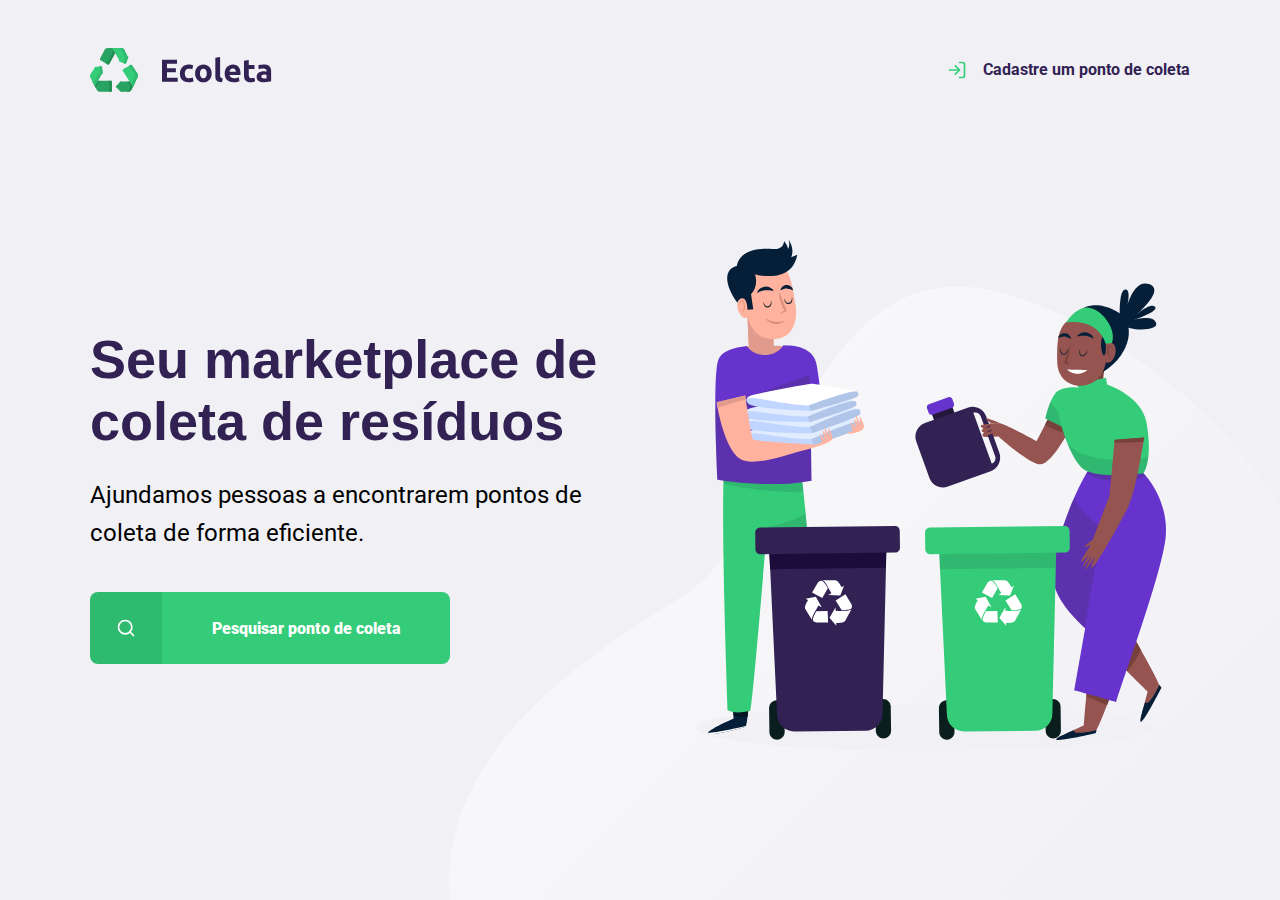
<file: index.html>
<!DOCTYPE html>
<html lang="pt-br">
<head>
    <title>Ecoleta</title>
    <meta charset="UTF-8">
    <meta name="viewport" content="width=device-width, initial-scale=1.0">
    <link href="https://fonts.googleapis.com/css2?family=Roboto&Ubuntu:wght@700&display=swap" rel="stylesheet">
    
   <!--filhas de estílos-->
   <link rel="stylesheet" href="/styles/main.css">
   <link rel="stylesheet" href="/styles/home.css">
   <link rel="stylesheet" href="/styles/responsive.css">
   

</head>
<body>

<div id="page-home">


    <div class="content ">

        <header>
         <img src="/assets/logo.svg" alt="logomarca">
            <a href="#"><span></span>
                Cadastre um ponto de coleta</a>
        </header>

        <main>
            <h1 >Seu marketplace de coleta de resíduos</h1>
            <p>Ajundamos pessoas a encontrarem pontos de coleta de forma eficiente.</p>
            <a href="#"><span></span><strong>Pesquisar ponto de coleta</strong></a>
         
        </main>
      
    
        
    </div>
</div>

   
</body>
</html>
</file>
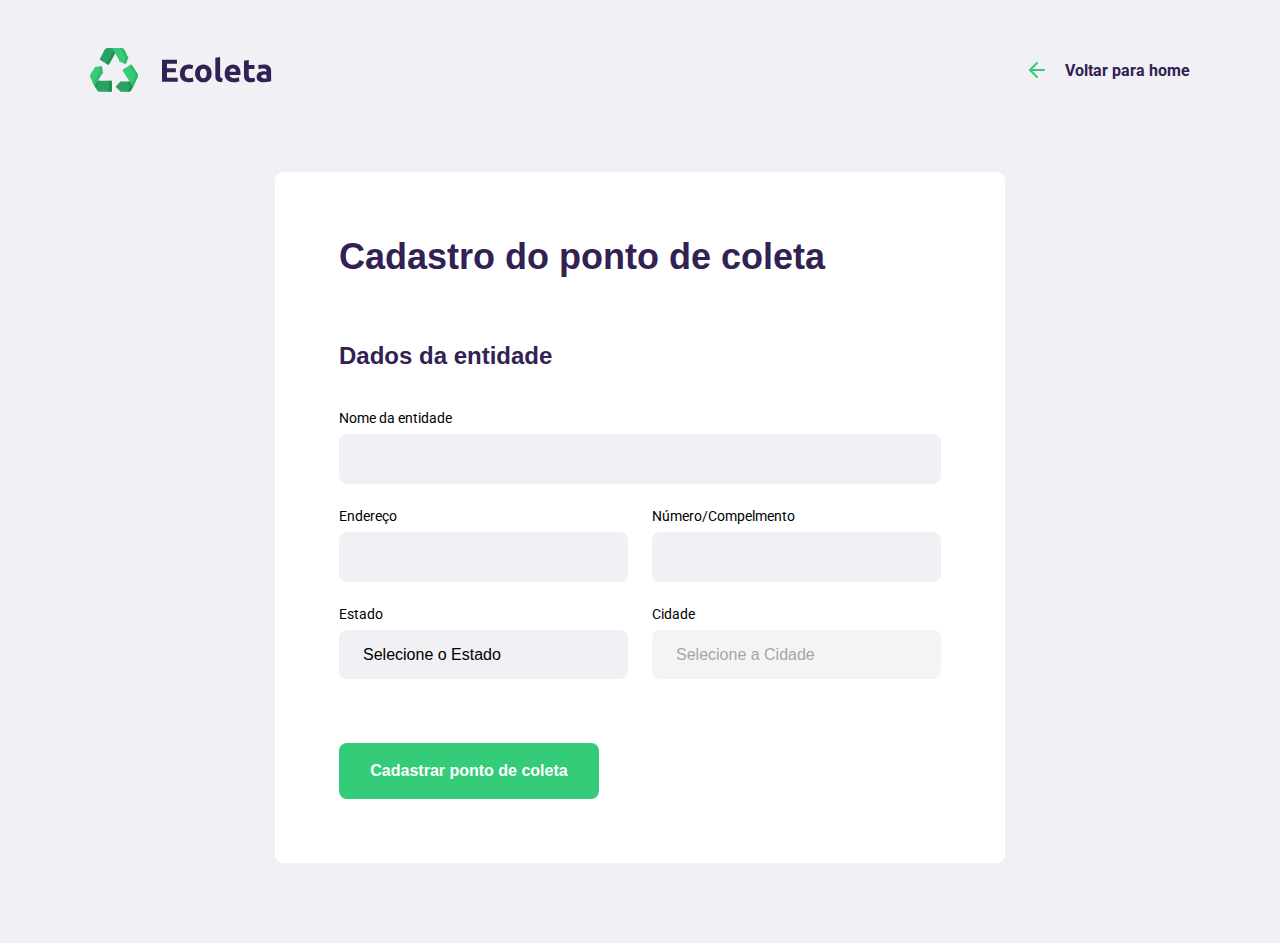
<file: create-point.html>
<!DOCTYPE html>
<html lang="pt-br">
<head>
    <title>Criar um ponto de coleta</title>
    <meta charset="UTF-8">
    <meta name="viewport" content="width=device-width, initial-scale=1.0">
    <link href="https://fonts.googleapis.com/css2?family=Roboto&Ubuntu:wght@700&display=swap" rel="stylesheet">
    
   <!--filhas de estílos-->
   <link rel="stylesheet" href="/styles/main.css">
   <link rel="stylesheet" href="/styles/create-point.css">
   <link rel="stylesheet" href="/styles/responsive.css">
   

</head>
<body>

<div id="page-create-point">

        <header>
         <img src="/assets/logo.svg" alt="logomarca">
            <a href="#"><span></span>
                Voltar para home</a>
        </header>

        <form action="">
            <h1>Cadastro do ponto de coleta</h1>
            
            <fieldset> <!--agrupando campos-->
                <legend>
                    <h2>Dados da entidade</h2>
                </legend>

            

            <div class="field">
                <label for="name">Nome da entidade</label>
                <input type="text" name="name">
            </div>

           
<!--*******************************revisado**************************************-->
            <div class="field-group">

                <div class="field">
                    <label for="address">Endereço</label>
                    <input type="text" name="address">
                </div>
                <div class="field">
                    <label for="address2">Número/Compelmento</label>
                    <input type="text" name="address2">
                </div> 

            </div>
            <div class="field-group">

                <div class="field">
                    <label for="state">Estado</label>
                    <select name="uf" >
                        <option value="">Selecione o Estado</option>
                    </select>

                    <input type="hidden" name="state">
                    
                </div> 
                
                <div class="field">
                    <label for="city" >Cidade</label>
                    <select name="city" disabled>
                        <option value="">Selecione a Cidade</option>
                    </select>
                    
                </div>
                 
            </div>
                
                
        </fieldset>



            <button type="submit">Cadastrar ponto de coleta</button>

        </form>

       
    
        
  
</div>
<script src="/scripts/create-point.js"></script>   
</body>
</html>
</file>
<file: styles/main.css>
:root{
    --title-color:#322153;
    --primary-color:#34cb79;
}
*{
    margin: 0;
    padding: 0;
    box-sizing: border-box;
}
html {
    font-family: 'Roboto', sans-serif;
}

body{
    background: #f0f0f5;
    -webkt-font-smoothing:antialiased;
}

a{
    text-decoration: none;
}
h1, h2, h3, h4, h5, h6{
    font-family: 'Ubuntu', sans-serif;
    color: var(--title-color);
} 
/*BOX MODEL

*/
</file>
<file: styles/home.css>
#page-home{
    height: 100vh;/*altura dinâmica*/

    background: url('../assets/home-background.svg') no-repeat;
    background-position:  35vw bottom ; /*tem um bottom na aula mas não teve o mesmo efeito aqui*/
    
}

#page-home .content{
    width: 90%; /*largura com relação ao display, sempre sera de 90% do todo*/
    max-width: 1100px;/*largura maxima, se ultrapassa otamanho determinado ela não se ajusta e quando menor, será sempre de 90%*/
    margin: 0 auto;/*o agrupamento conta no sentido horário, sendo: top, right, bottom e left*/
    height: 100%;
    display: flex;
    flex-direction: column;
}

#page-home header{
    margin-top: 48px;
    display: flex; /* coloquei um ao lado do outro, porem sem alinhamento*/ 
    align-items: center; /* agora coloquei no eicho 'x' centralizando  com relação ao a borda superior e inferior*/
    justify-content: space-between; /* justifica os elementos e coloca um espaço entre eles resultando em cada um pra um lado*/
}

#page-home header a {
    display: flex;
    color : var(--title-color);
    font-weight: 700;
   

}

#page-home header a span{
    margin-right: 16px;
    display: flex;
    background-image: url(../assets/log-in.svg);
    width: 20px;
    height: 20px;

}

#page-home main{

    max-width: 560px;
    flex: 1;
    display: flex;
    flex-direction: column;
    justify-content: center;
}

#page-home main h1{
    font-size: 54px;
    
}

#page-home main p{

    font-size: 24px;
    line-height: 38px;
    margin-top: 24px;
}

#page-home main a{

    width: 100%;
    max-width: 360px;
    height: 72px;
    border-radius: 8px;
    background-color: var(--primary-color);
    display: flex;
    align-items: center;
    margin-top: 40px;
    transition: 400ms;
    font-weight: bold;
    color: white;
}
#page-home main a:hover{

    background-color: #2fb86e;
}

#page-home main a span{

    width: 72px;
    height: 72px;
    border-top-left-radius:8px ;
    border-bottom-left-radius:8px ;

    background-color: rgba(0,0,0,0.08);

    display: flex;
    align-items: center;
    justify-content: center;

}

#page-home main a span::after{
    content: "";
    background-image: url('../assets/search.svg');
    width: 20px;
    height: 20px;
}

#page-home main a strong{

    flex: 1;
    color: white;
    text-align: center;

}
</file>
<file: styles/responsive.css>
@media(max-width: 900px){

    #page-home{

        background-position-x: 70vw;
    }

    #page-home .content{
        align-items: center;
        text-align: center;
    }

    #page-home header a{
        position: absolute;
        bottom: 48px;
        left: 50%;
        transform: translateX(-50%);
    }

    #page-home main{

        align-items: center;
    }
}
    
@media(min-width: 1700px){

    #page-home{

        background-position-x: 40vw;
    }


}

@media(max-height: 760px){

    #page-home{

        background-position-y: 200px;
    }

}
</file>
<file: styles/create-point.css>
#page-create-point{

    width: 90%;
    max-width: 1100px;

    /*alinhamento de caixa por fora*/
    margin: 0 auto;
}

#page-create-point header{
    margin-top: 48px;
    display: flex;
    justify-content: space-between;
    align-items: center;

}
#page-create-point header a{

    color: var(--title-color);
    font-weight: bold;
    display: flex;
    align-items: center;
}

#page-create-point header a span{
    margin-right: 16px;

    background-image: url('../assets/arrow-left.svg');

    display: flex;
    width: 24px;
    height: 24px;

}

form{
    margin: 80px auto;
    background-color: white;
    padding: 64px; /*preenchimento*/
    border-radius: 8px;
    max-width: 730px;
    
}

form h1{

    font-size: 36px;

}

form fieldset{
    margin-top: 64px;
    border: 0;
}

form legend{

    margin-bottom: 40px;

}

form legend h2{
    font-size: 24px;
}

form .field{
    flex: 1;
    display: flex;
    flex-direction: column;
    margin-bottom: 24px;
}

form .field-group{

    display: flex;
}

form input,form select {
    background-color: #f0f0f5;
    border: 0;
    padding: 16px 24px;
    font-size: 16px;
   /* outline: none;*/

    border-radius: 8px;
}

form select{

    -webkit-appearance: none;
    -moz-appearance: none;
     appearance: none;
}

form label{

    font-size:14px ;
    margin-bottom: 8px;
}

form .field-group .field + .field{

    margin-left: 24px;

}

form button{
    width: 260px;
    height: 56px;
    background-color: var(--primary-color);
    border-radius: 8px;
    color: white;
    font-weight: bold;
    font-size: 16px;
    border: 0;
    margin-top: 40px;
    transition: 400ms;

}

form button:hover{
    background-color: #2fb86e;
}
</file>
